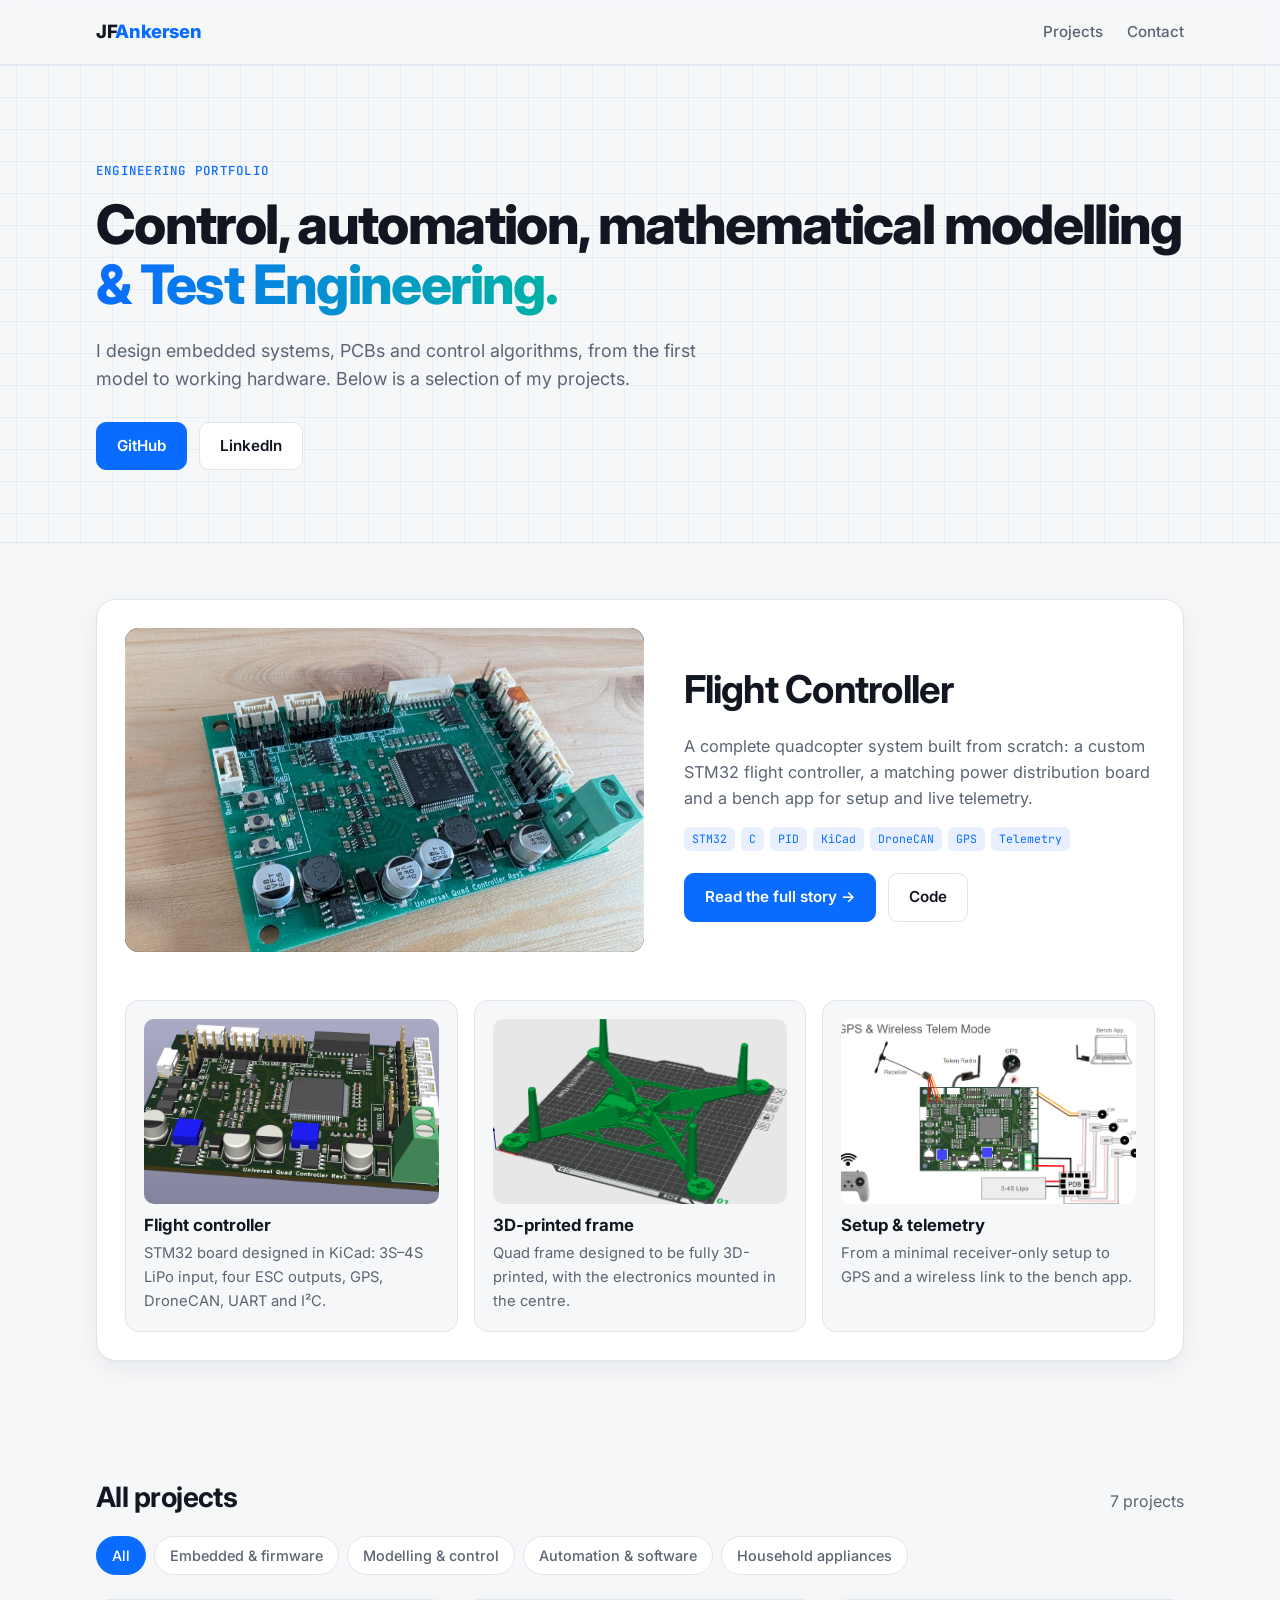
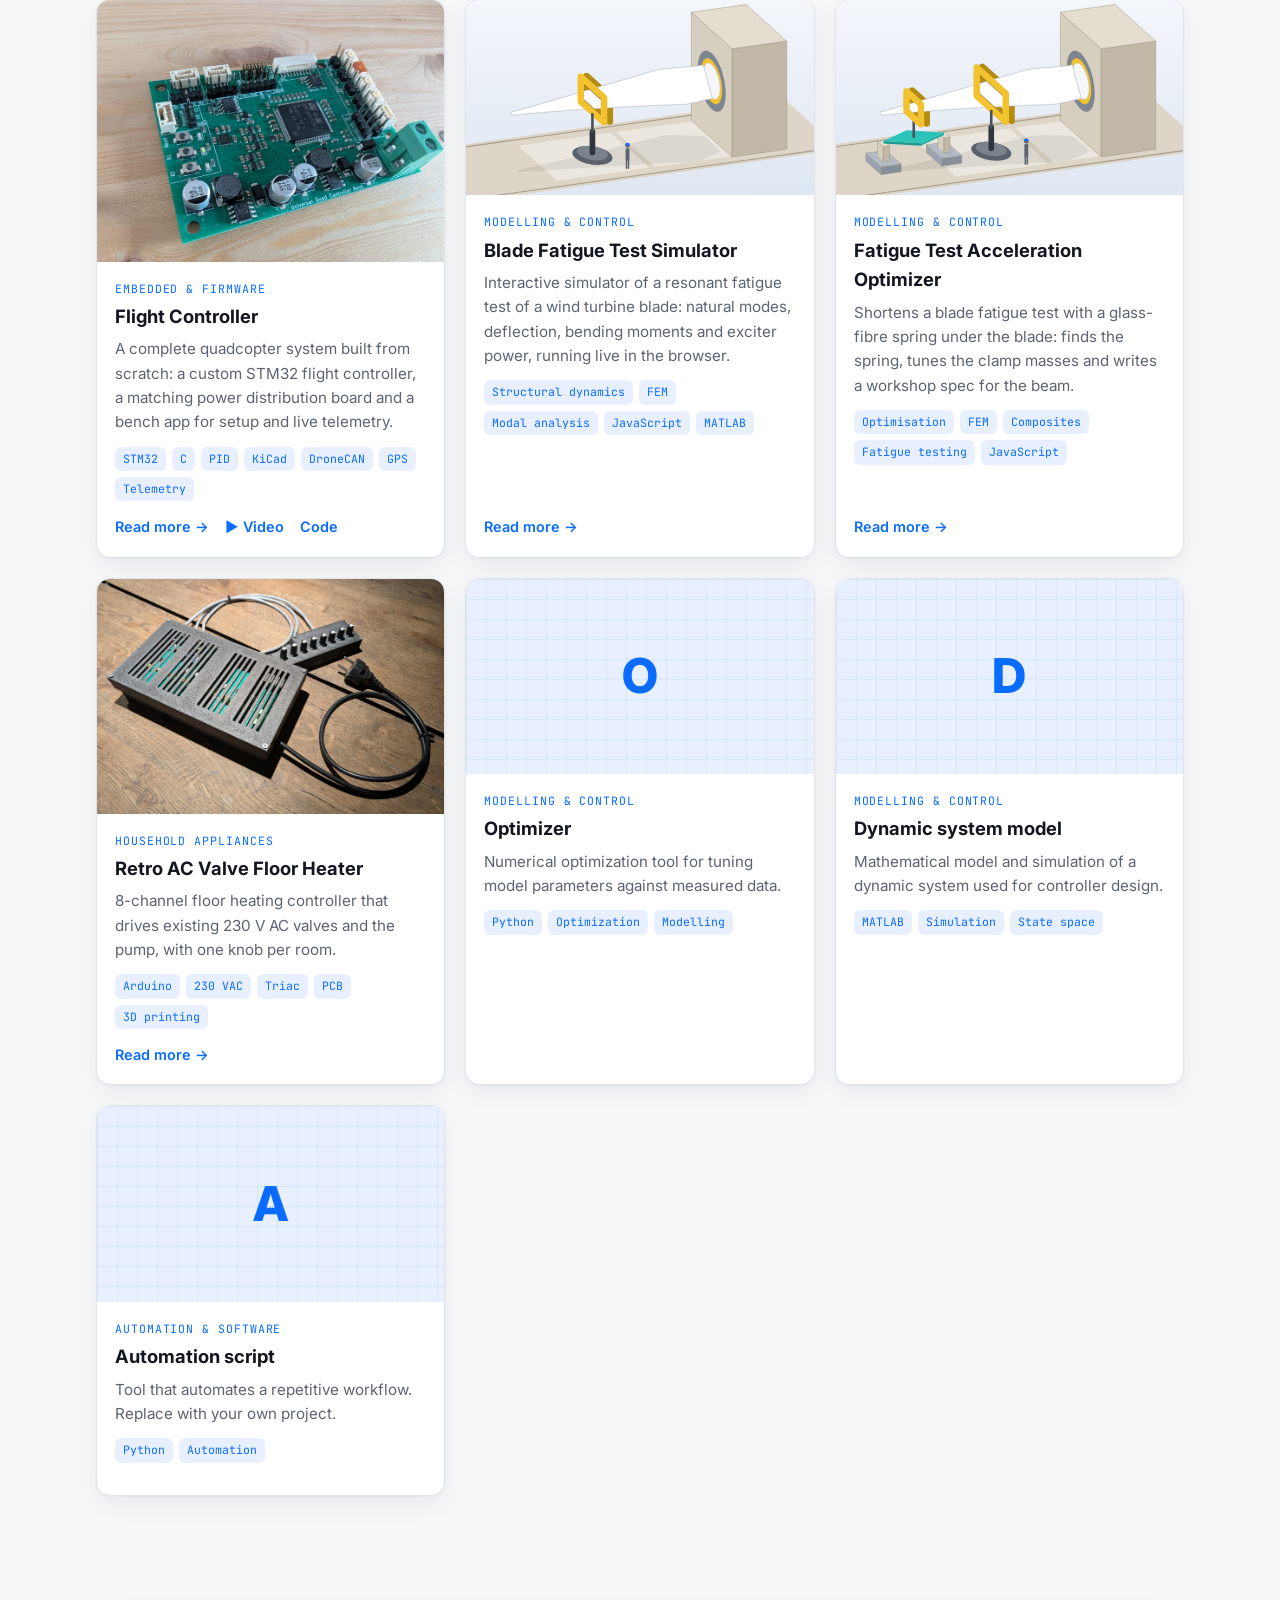
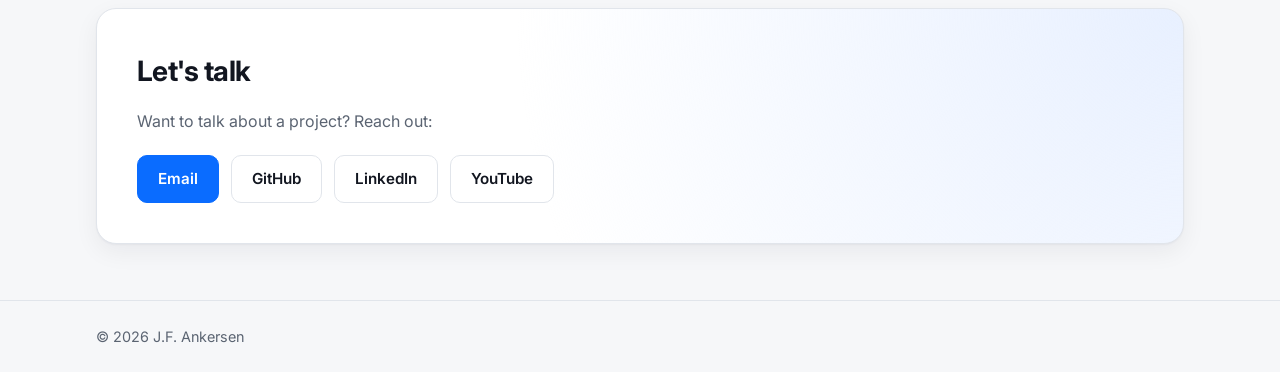
<file: index.html>
<!doctype html>
<html lang="en">
<head>
  <meta charset="utf-8">
  <meta name="viewport" content="width=device-width, initial-scale=1">
  <title>J.F. Ankersen | Engineering Portfolio</title>
  <meta name="description" content="Control, automation, mathematical modelling and test engineering.">
  <link rel="preconnect" href="https://fonts.googleapis.com">
  <link rel="preconnect" href="https://fonts.gstatic.com" crossorigin>
  <link href="https://fonts.googleapis.com/css2?family=Inter:wght@400;500;600;700;800&family=JetBrains+Mono:wght@500&display=swap" rel="stylesheet">
  <link rel="stylesheet" href="css/style.css">
</head>
<body>
  <header class="site-header">
    <div class="container nav">
      <a href="#top" class="logo">JF<span>Ankersen</span></a>
      <nav>
        <a href="#projects">Projects</a>
        <a href="#contact">Contact</a>
      </nav>
    </div>
  </header>

  <main id="top">
    <!-- Hero -->
    <section class="hero">
      <div class="container">
        <p class="eyebrow">Engineering portfolio</p>
        <h1>Control, automation, mathematical modelling<br><span class="accent">&amp; Test Engineering.</span></h1>
        <p class="lead">
          I design embedded systems, PCBs and control algorithms, from the first model
          to working hardware. Below is a selection of my projects.
        </p>
        <div class="hero-actions">
          <a href="https://github.com/JFAnkersen" class="btn btn-primary">GitHub</a>
          <a href="https://www.linkedin.com/in/jesper-ankersen-898b02195" class="btn">LinkedIn</a>
        </div>
      </div>
    </section>

    <!-- Featured project: built from the first project with featured: true in js/projects.js -->
    <section class="container section">
      <article class="featured" id="featured"></article>
    </section>

    <!-- Projects -->
    <section id="projects" class="container section">
      <div class="section-head">
        <h2>All projects</h2>
        <p class="muted"><span id="project-count"></span> projects</p>
      </div>

      <!-- Filter buttons are generated from the categories in js/projects.js -->
      <div class="filters" id="filters" role="toolbar" aria-label="Filter projects by category"></div>

      <div class="grid" id="project-grid"></div>
      <p class="empty" id="empty-state" hidden>No projects in this category yet.</p>
    </section>

    <!-- Contact -->
    <section id="contact" class="container section contact">
      <div class="contact-box">
        <h2>Let's talk</h2>
        <p>Want to talk about a project? Reach out:</p>
        <div class="hero-actions">
          <a href="mailto:you@example.com" class="btn btn-primary">Email</a>
          <a href="https://github.com/JFAnkersen" class="btn">GitHub</a>
          <a href="https://www.linkedin.com/in/jesper-ankersen-898b02195" class="btn">LinkedIn</a>
          <a href="https://www.youtube.com/" class="btn">YouTube</a>
        </div>
      </div>
    </section>
  </main>

  <footer class="site-footer">
    <div class="container">© <span id="year"></span> J.F. Ankersen</div>
  </footer>

  <script src="js/projects.js"></script>
  <script src="js/main.js"></script>
</body>
</html>
</file>
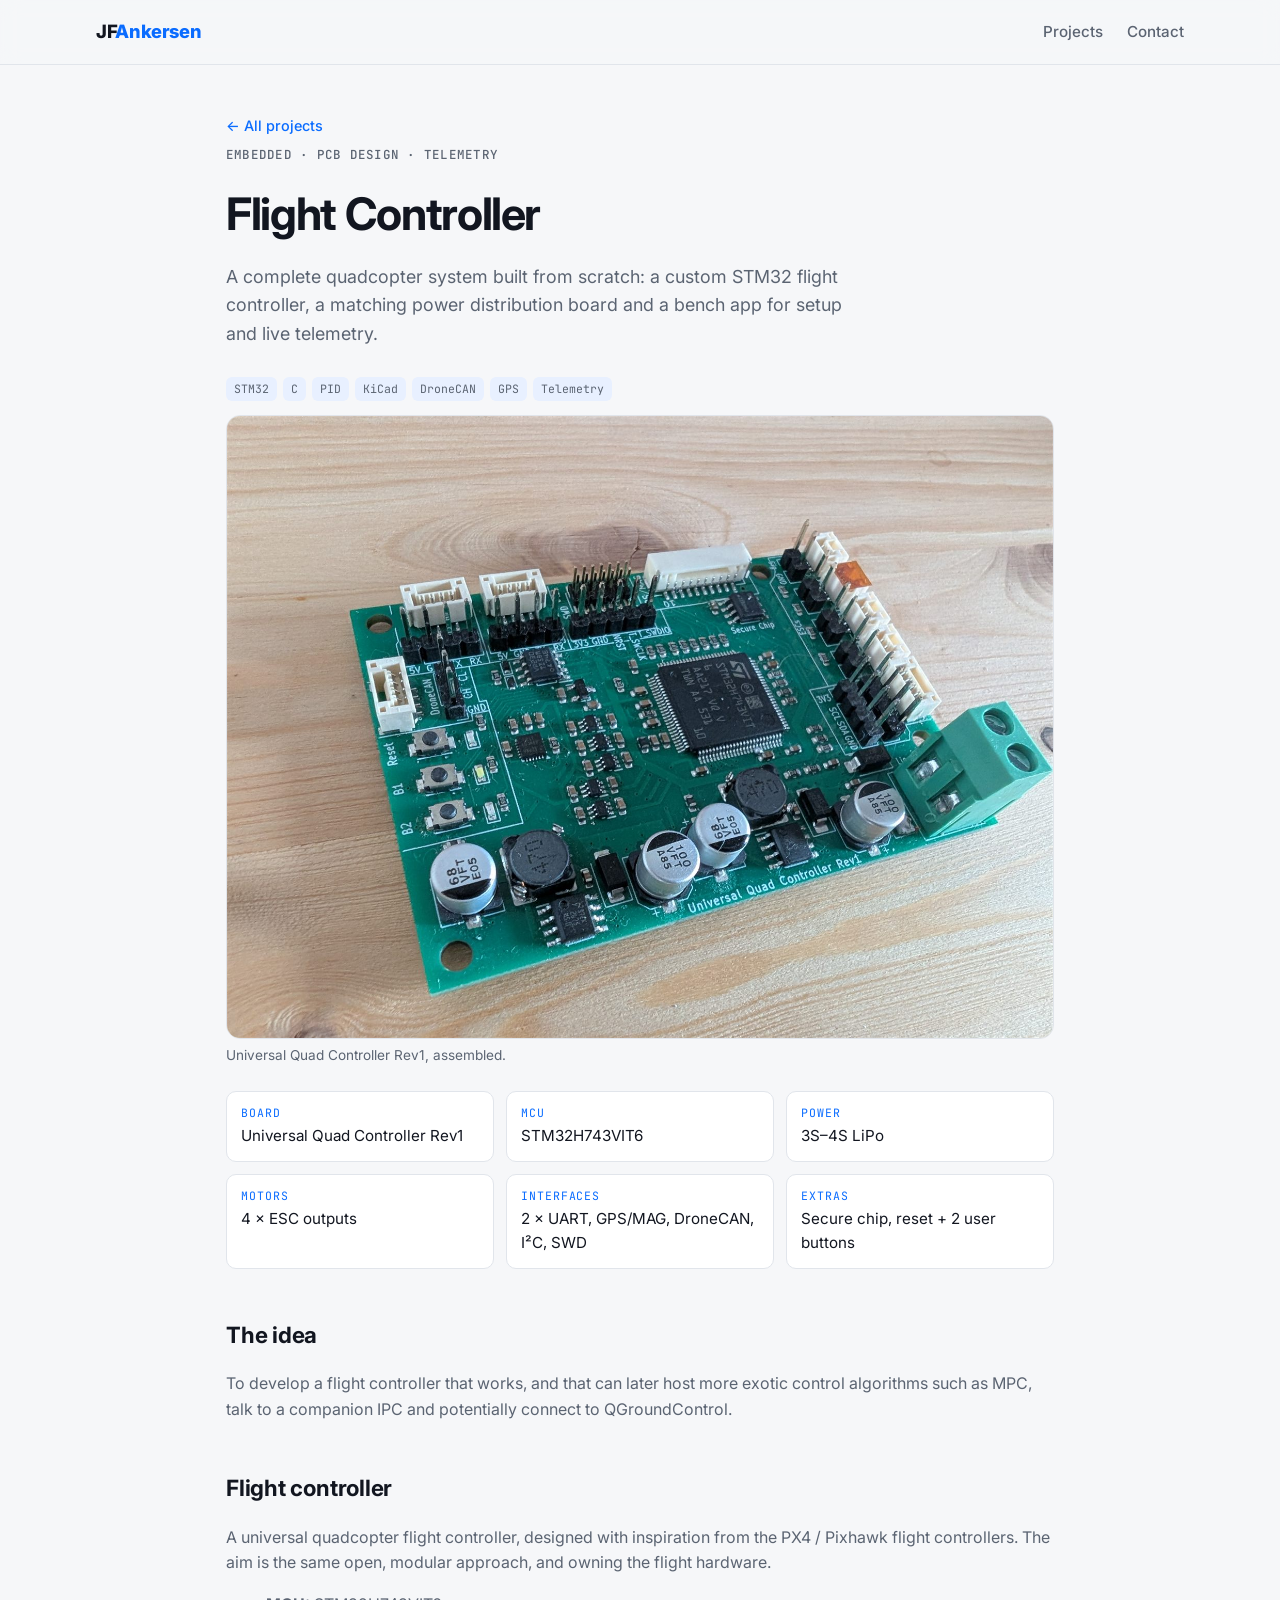
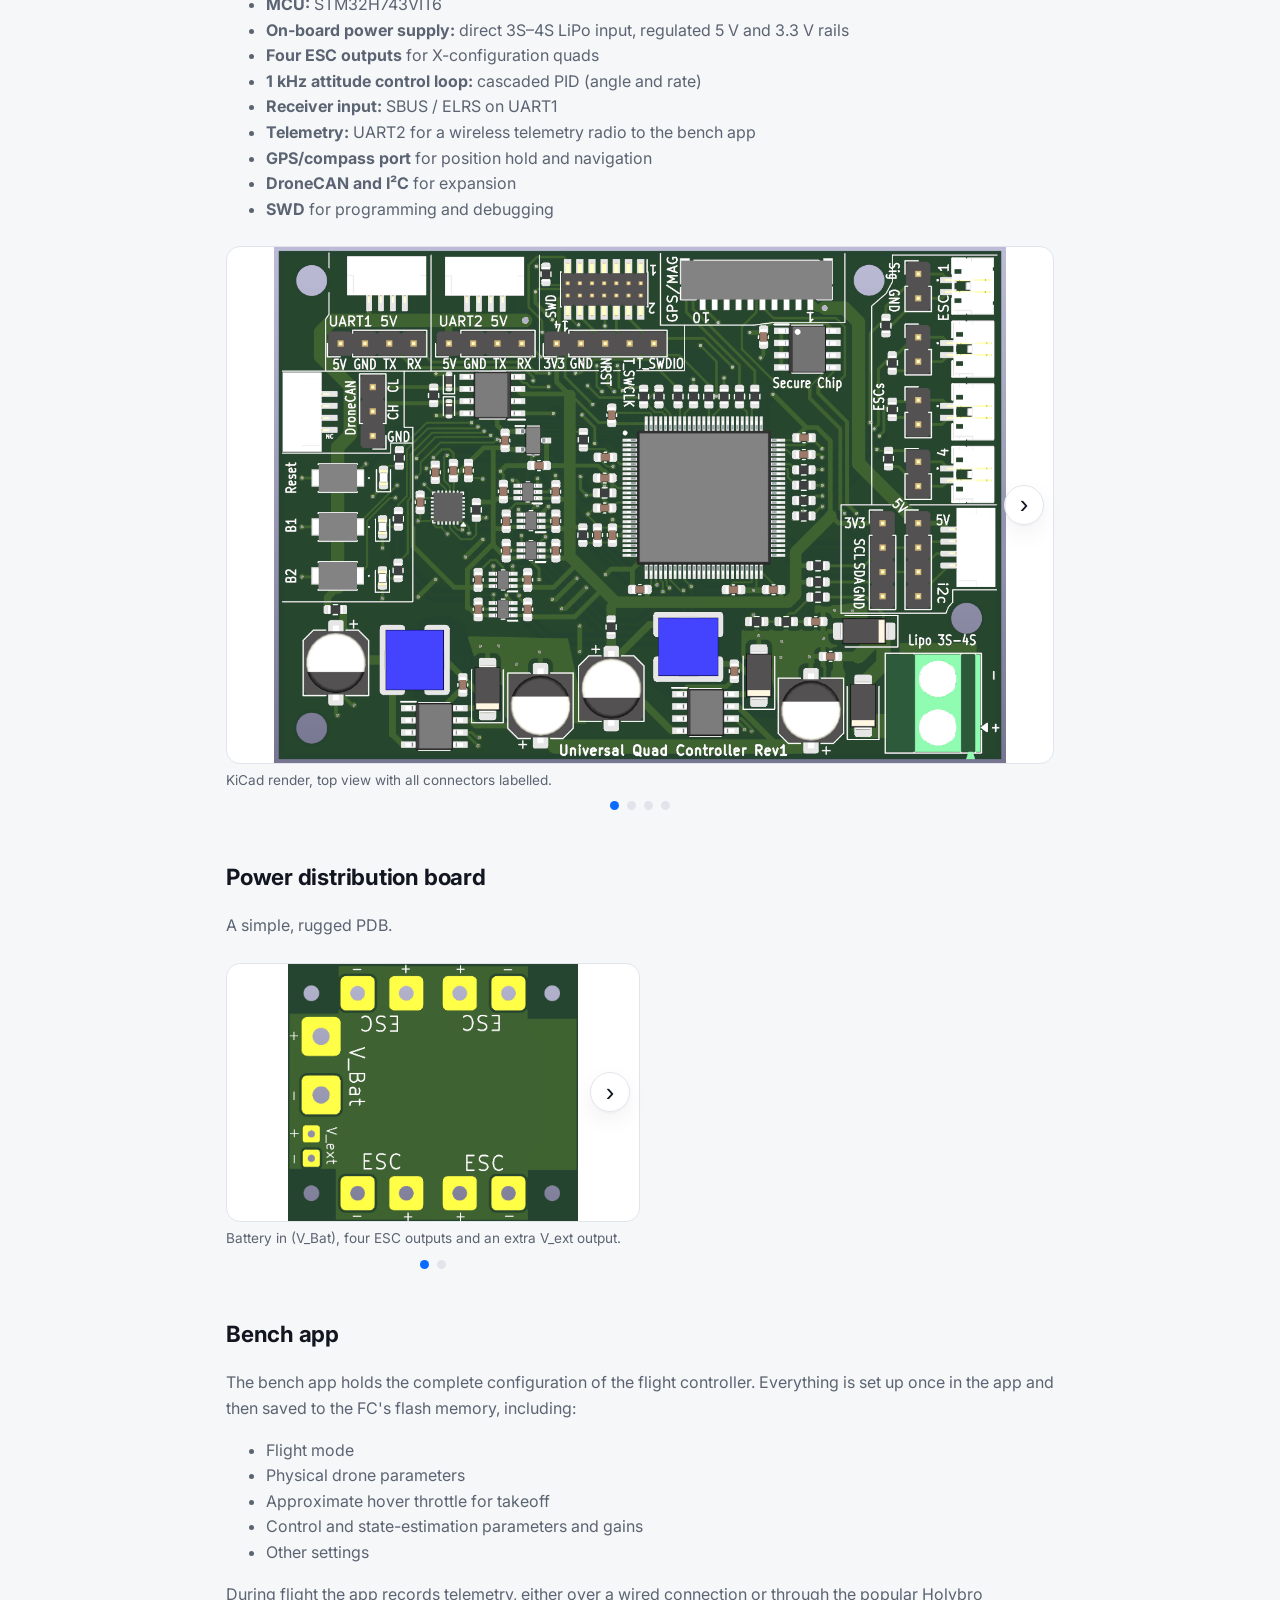
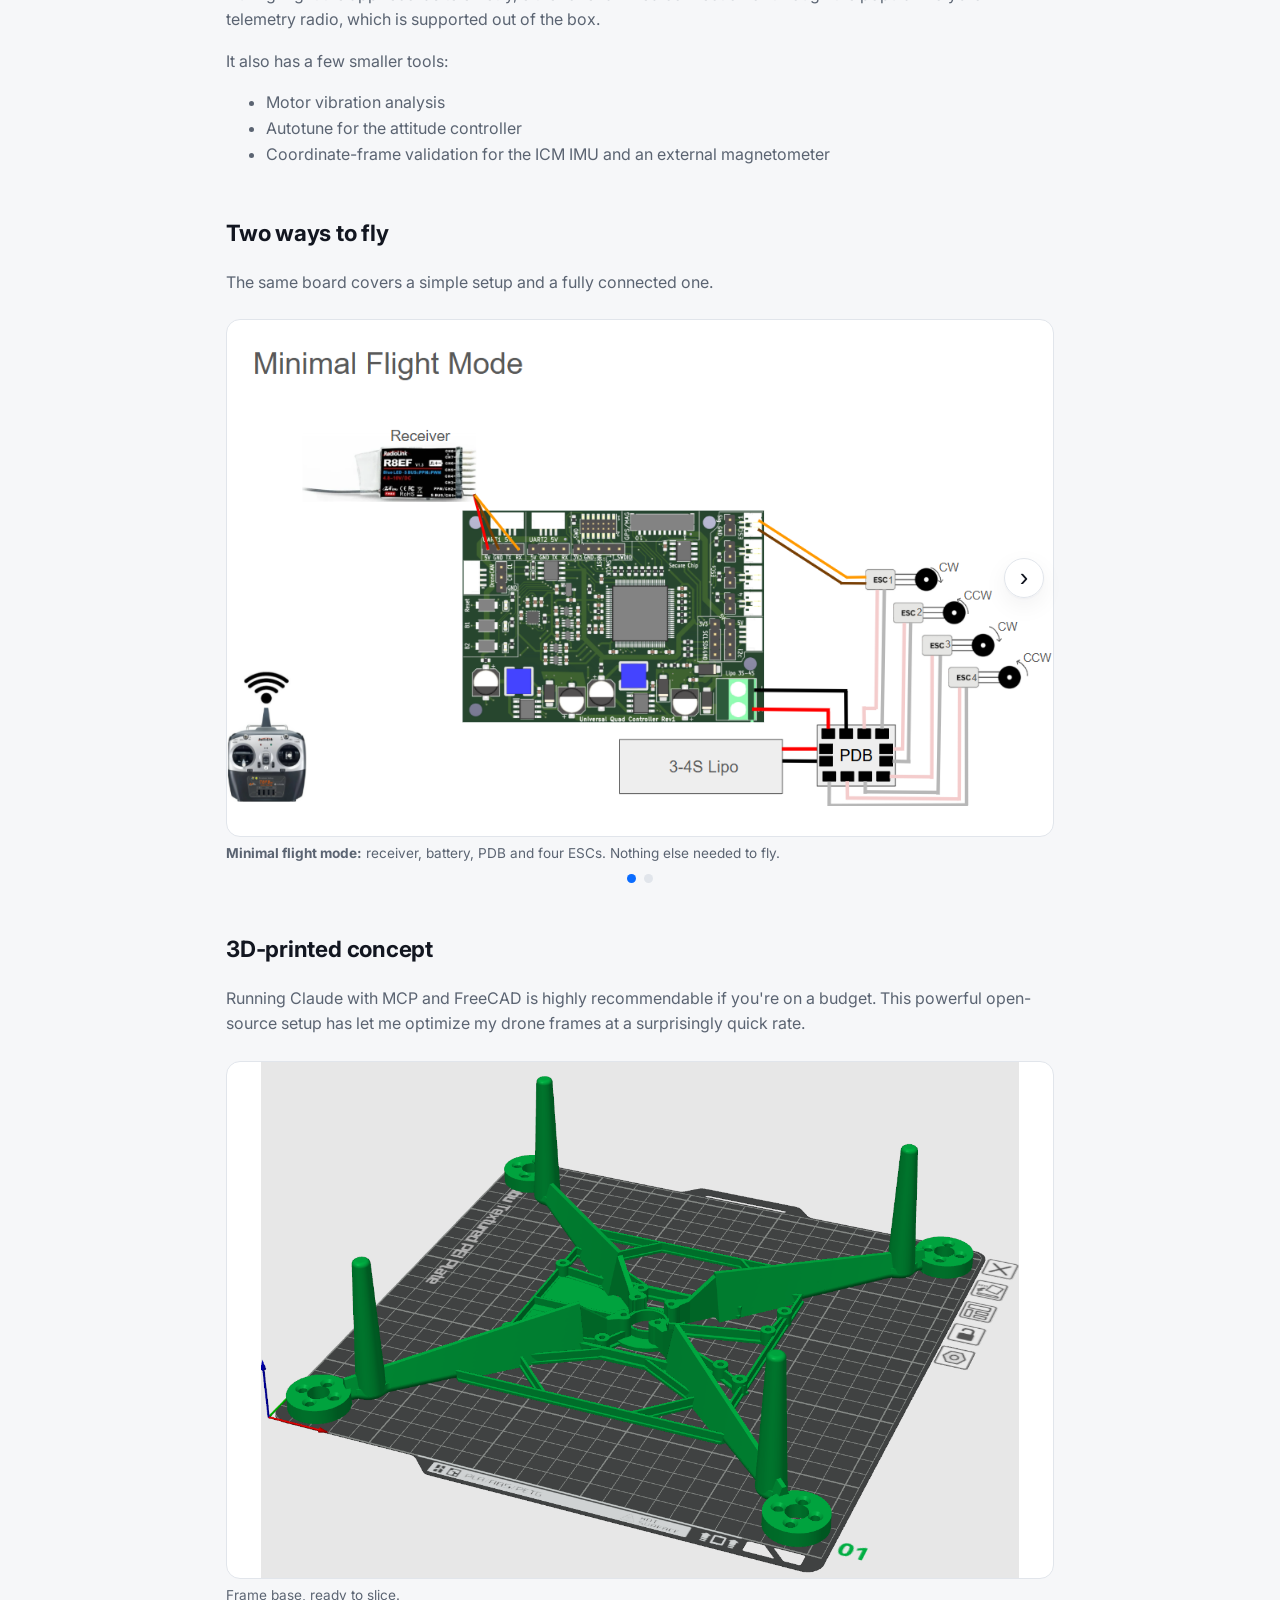
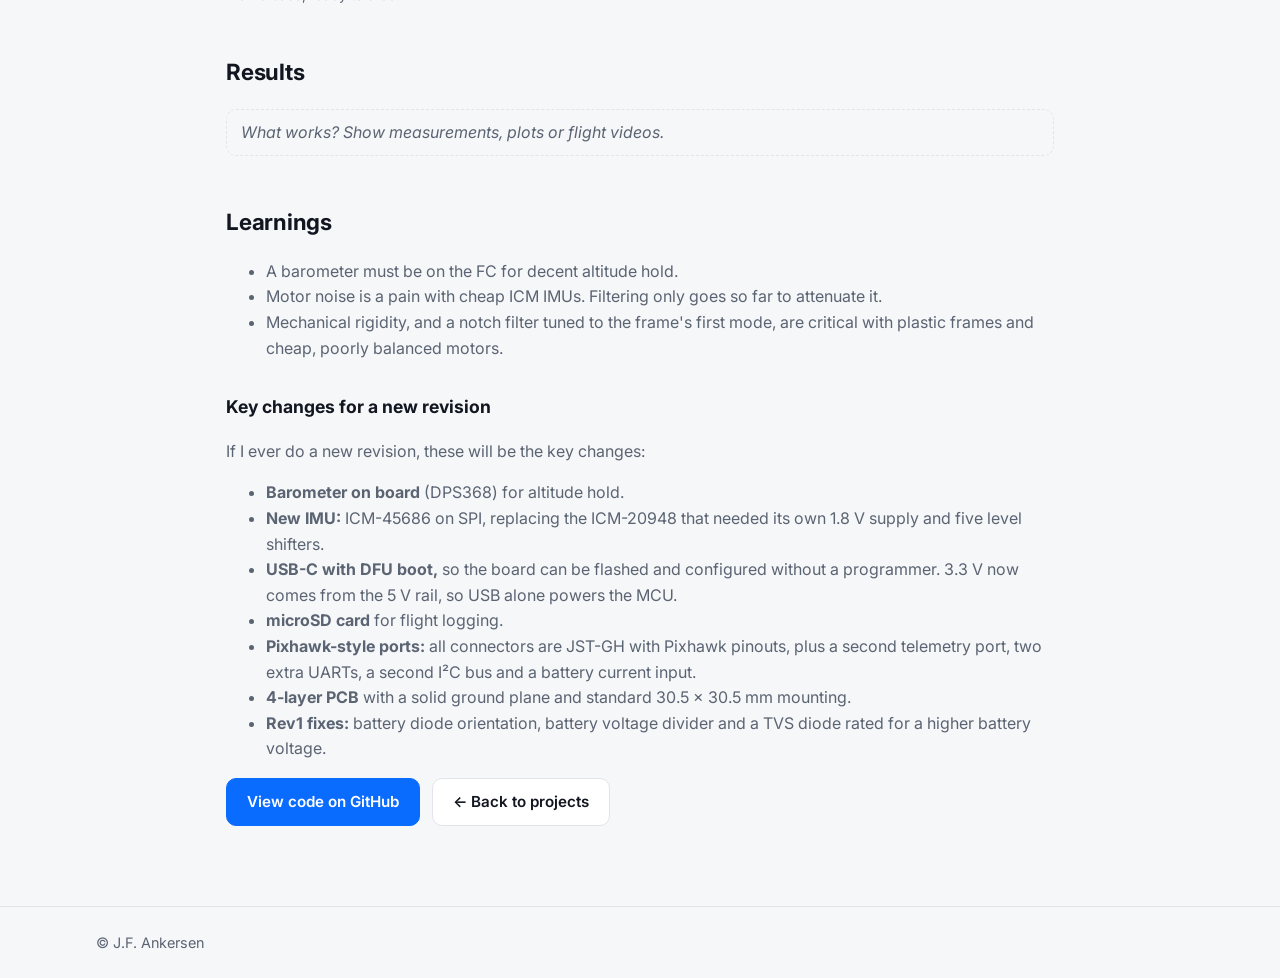
<file: projects/flight-controller.html>
<!doctype html>
<html lang="en">
<head>
  <meta charset="utf-8">
  <meta name="viewport" content="width=device-width, initial-scale=1">
  <title>Flight Controller | J.F. Ankersen</title>
  <link rel="preconnect" href="https://fonts.googleapis.com">
  <link rel="preconnect" href="https://fonts.gstatic.com" crossorigin>
  <link href="https://fonts.googleapis.com/css2?family=Inter:wght@400;500;600;700;800&family=JetBrains+Mono:wght@500&display=swap" rel="stylesheet">
  <link rel="stylesheet" href="../css/style.css">
</head>
<body>
  <!-- Template for a project page: copy this file, rename it and change the text -->
  <header class="site-header">
    <div class="container nav">
      <a href="../index.html" class="logo">JF<span>Ankersen</span></a>
      <nav>
        <a href="../index.html#projects">Projects</a>
        <a href="../index.html#contact">Contact</a>
      </nav>
    </div>
  </header>

  <main class="container project-page">
    <a href="../index.html#projects" class="back">← All projects</a>
    <p class="eyebrow">Embedded · PCB design · Telemetry</p>
    <h1>Flight Controller</h1>
    <p class="lead">
      A complete quadcopter system built from scratch: a custom STM32 flight controller,
      a matching power distribution board and a bench app for setup and live telemetry.
    </p>
    <ul class="tags">
      <li>STM32</li><li>C</li><li>PID</li><li>KiCad</li><li>DroneCAN</li><li>GPS</li><li>Telemetry</li>
    </ul>

    <figure class="hero-figure">
      <a href="../img/flight-controller/fc-photo.jpg">
        <img src="../img/flight-controller/fc-photo.jpg" alt="The assembled Universal Quad Controller Rev1 board">
      </a>
      <figcaption>Universal Quad Controller Rev1, assembled.</figcaption>
    </figure>

    <!-- Video: when there is one, add this block (replace VIDEO_ID with the 11 characters
         after "watch?v=" or "youtu.be/" in the link):
    <div class="video">
      <iframe src="https://www.youtube-nocookie.com/embed/VIDEO_ID"
              title="Flight controller demo" allowfullscreen
              allow="accelerometer; encrypted-media; gyroscope; picture-in-picture"></iframe>
    </div>
    -->

    <dl class="specs">
      <div><dt>Board</dt><dd>Universal Quad Controller Rev1</dd></div>
      <div><dt>MCU</dt><dd>STM32H743VIT6</dd></div>
      <div><dt>Power</dt><dd>3S–4S LiPo</dd></div>
      <div><dt>Motors</dt><dd>4 × ESC outputs</dd></div>
      <div><dt>Interfaces</dt><dd>2 × UART, GPS/MAG, DroneCAN, I²C, SWD</dd></div>
      <div><dt>Extras</dt><dd>Secure chip, reset + 2 user buttons</dd></div>
    </dl>

    <h2>The idea</h2>
    <p>
      To develop a flight controller that works, and that can later host more exotic control
      algorithms such as MPC, talk to a companion IPC and potentially connect to QGroundControl.
    </p>

    <!-- Slideshows: each <figure class="slide"> is one picture. To add a picture, copy a
         <figure class="slide"> block inside the same slideshow and change the file name,
         alt text and caption. Arrows and dots are added automatically by js/slideshow.js. -->

    <!-- 1. Flight controller -->
    <h2>Flight controller</h2>
    <p>
      A universal quadcopter flight controller, designed with inspiration from the PX4 / Pixhawk
      flight controllers. The aim is the same open, modular approach, and owning the flight hardware.
    </p>
    <ul>
      <li><strong>MCU:</strong> STM32H743VIT6</li>
      <li><strong>On-board power supply:</strong> direct 3S–4S LiPo input, regulated 5 V and 3.3 V rails</li>
      <li><strong>Four ESC outputs</strong> for X-configuration quads</li>
      <li><strong>1 kHz attitude control loop:</strong> cascaded PID (angle and rate)</li>
      <li><strong>Receiver input:</strong> SBUS / ELRS on UART1</li>
      <li><strong>Telemetry:</strong> UART2 for a wireless telemetry radio to the bench app</li>
      <li><strong>GPS/compass port</strong> for position hold and navigation</li>
      <li><strong>DroneCAN and I²C</strong> for expansion</li>
      <li><strong>SWD</strong> for programming and debugging</li>
    </ul>
    <div class="slideshow">
      <div class="slides">
        <figure class="slide">
          <a href="../img/flight-controller/fc-render-top.png"><img src="../img/flight-controller/fc-render-top.png" alt="KiCad render of the flight controller seen from above"></a>
          <figcaption>KiCad render, top view with all connectors labelled.</figcaption>
        </figure>
        <figure class="slide">
          <a href="../img/flight-controller/fc-render-3d.png"><img src="../img/flight-controller/fc-render-3d.png" alt="3D render of the flight controller"></a>
          <figcaption>3D render of the populated board.</figcaption>
        </figure>
        <figure class="slide">
          <a href="../img/flight-controller/fc-photo.jpg"><img src="../img/flight-controller/fc-photo.jpg" alt="The assembled flight controller"></a>
          <figcaption>The assembled board.</figcaption>
        </figure>
        <figure class="slide">
          <a href="../img/flight-controller/axis-definition.svg"><img src="../img/flight-controller/axis-definition.svg" alt="Top view of the quad: body axes x north, y west, z up, and motors M1 to M4 with their spin directions"></a>
          <figcaption>
            <strong>Motor, frame and axis definitions.</strong>
            When the body x axis points north, yaw is 0°. When it points east, yaw is −90°.
          </figcaption>
        </figure>
      </div>
    </div>

    <!-- 2. Power distribution board -->
    <h2>Power distribution board</h2>
    <p>A simple, rugged PDB.</p>
    <div class="slideshow small">
      <div class="slides">
        <figure class="slide">
          <a href="../img/flight-controller/pdb-render.png"><img src="../img/flight-controller/pdb-render.png" alt="Render of the power distribution board"></a>
          <figcaption>Battery in (V_Bat), four ESC outputs and an extra V_ext output.</figcaption>
        </figure>
        <figure class="slide">
          <a href="../img/flight-controller/pdb-photo.jpg"><img src="../img/flight-controller/pdb-photo.jpg" alt="Photo of the manufactured power distribution board"></a>
          <figcaption>The manufactured board.</figcaption>
        </figure>
      </div>
    </div>

    <!-- 3. Bench app: add screenshots as slides here when they are ready
    <div class="slideshow">
      <div class="slides">
        <figure class="slide">
          <a href="../img/flight-controller/app-1.png"><img src="../img/flight-controller/app-1.png" alt="Bench app screenshot"></a>
          <figcaption>Caption.</figcaption>
        </figure>
      </div>
    </div>
    -->
    <h2>Bench app</h2>
    <p>
      The bench app holds the complete configuration of the flight controller. Everything is set up
      once in the app and then saved to the FC's flash memory, including:
    </p>
    <ul>
      <li>Flight mode</li>
      <li>Physical drone parameters</li>
      <li>Approximate hover throttle for takeoff</li>
      <li>Control and state-estimation parameters and gains</li>
      <li>Other settings</li>
    </ul>
    <p>
      During flight the app records telemetry, either over a wired connection or through the
      popular Holybro telemetry radio, which is supported out of the box.
    </p>
    <p>It also has a few smaller tools:</p>
    <ul>
      <li>Motor vibration analysis</li>
      <li>Autotune for the attitude controller</li>
      <li>Coordinate-frame validation for the ICM IMU and an external magnetometer</li>
    </ul>

    <!-- 4. Wiring / setups -->
    <h2>Two ways to fly</h2>
    <p>
      The same board covers a simple setup and a fully connected one.
    </p>
    <div class="slideshow">
      <div class="slides">
        <figure class="slide">
          <a href="../img/flight-controller/wiring-minimal.png"><img src="../img/flight-controller/wiring-minimal.png" alt="Wiring diagram for minimal flight mode"></a>
          <figcaption><strong>Minimal flight mode:</strong> receiver, battery, PDB and four ESCs. Nothing else needed to fly.</figcaption>
        </figure>
        <figure class="slide">
          <a href="../img/flight-controller/wiring-gps-telemetry.png"><img src="../img/flight-controller/wiring-gps-telemetry.png" alt="Wiring diagram for GPS and wireless telemetry mode"></a>
          <figcaption><strong>GPS &amp; wireless telemetry mode:</strong> adds a GPS module and a telemetry radio that talks to the bench app on a laptop.</figcaption>
        </figure>
      </div>
    </div>

    <!-- 5. 3D-printed concept -->
    <h2>3D-printed concept</h2>
    <p>
      Running Claude with MCP and FreeCAD is highly recommendable if you're on a budget.
      This powerful open-source setup has let me optimize my drone frames at a surprisingly quick rate.
    </p>
    <div class="slideshow">
      <div class="slides">
        <figure class="slide">
          <a href="../img/flight-controller/frame-base.png"><img src="../img/flight-controller/frame-base.png" alt="The 3D-printable frame base on the slicer's build plate"></a>
          <figcaption>Frame base, ready to slice.</figcaption>
        </figure>
      </div>
    </div>

    <h2>Results</h2>
    <p class="todo">What works? Show measurements, plots or flight videos.</p>

    <h2>Learnings</h2>
    <ul>
      <li>A barometer must be on the FC for decent altitude hold.</li>
      <li>Motor noise is a pain with cheap ICM IMUs. Filtering only goes so far to attenuate it.</li>
      <li>Mechanical rigidity, and a notch filter tuned to the frame's first mode, are critical
        with plastic frames and cheap, poorly balanced motors.</li>
    </ul>

    <h3>Key changes for a new revision</h3>
    <p>If I ever do a new revision, these will be the key changes:</p>
    <ul>
      <li><strong>Barometer on board</strong> (DPS368) for altitude hold.</li>
      <li><strong>New IMU:</strong> ICM-45686 on SPI, replacing the ICM-20948 that needed its own
        1.8 V supply and five level shifters.</li>
      <li><strong>USB-C with DFU boot,</strong> so the board can be flashed and configured without a
        programmer. 3.3 V now comes from the 5 V rail, so USB alone powers the MCU.</li>
      <li><strong>microSD card</strong> for flight logging.</li>
      <li><strong>Pixhawk-style ports:</strong> all connectors are JST-GH with Pixhawk pinouts, plus a
        second telemetry port, two extra UARTs, a second I²C bus and a battery current input.</li>
      <li><strong>4-layer PCB</strong> with a solid ground plane and standard 30.5 × 30.5 mm mounting.</li>
      <li><strong>Rev1 fixes:</strong> battery diode orientation, battery voltage divider and a TVS
        diode rated for a higher battery voltage.</li>
    </ul>

    <p class="hero-actions">
      <a href="https://github.com/JFAnkersen" class="btn btn-primary">View code on GitHub</a>
      <a href="../index.html#projects" class="btn">← Back to projects</a>
    </p>
  </main>

  <footer class="site-footer">
    <div class="container">© J.F. Ankersen</div>
  </footer>

  <script src="../js/slideshow.js"></script>
</body>
</html>
</file>
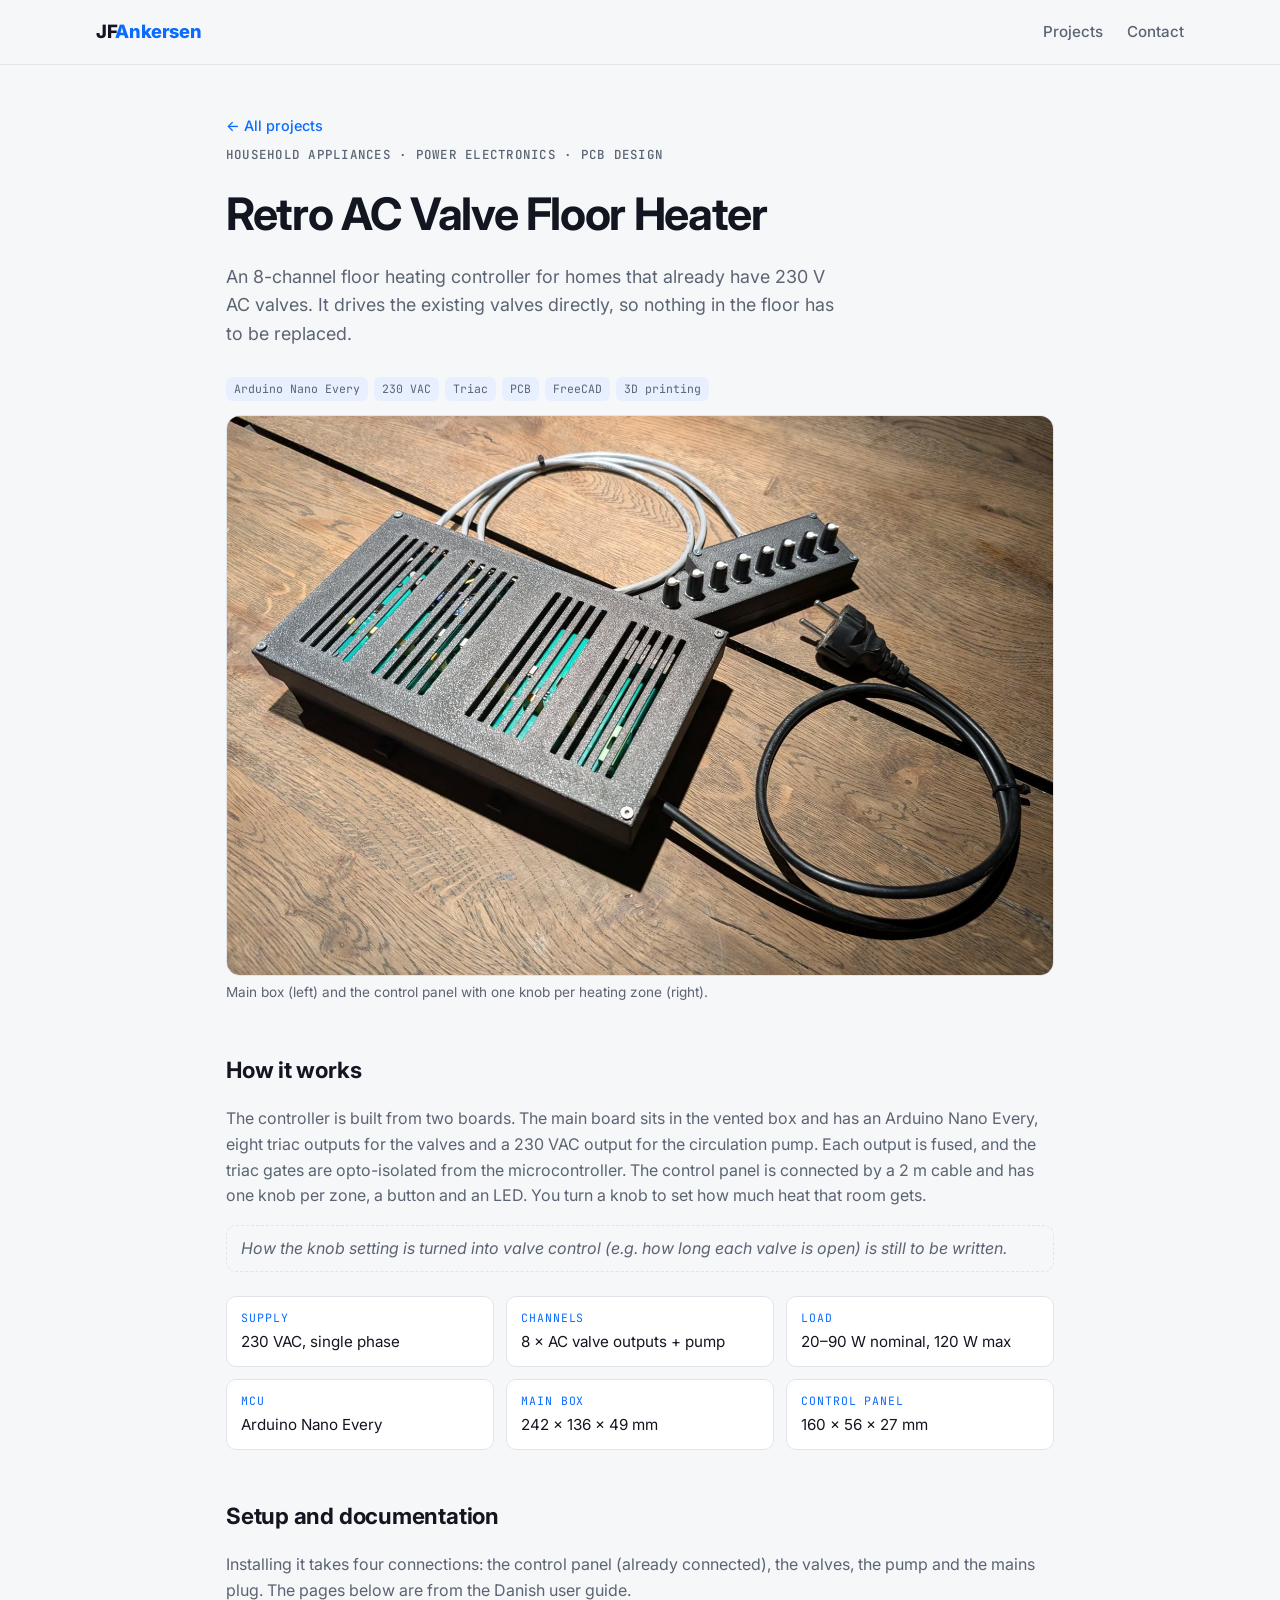
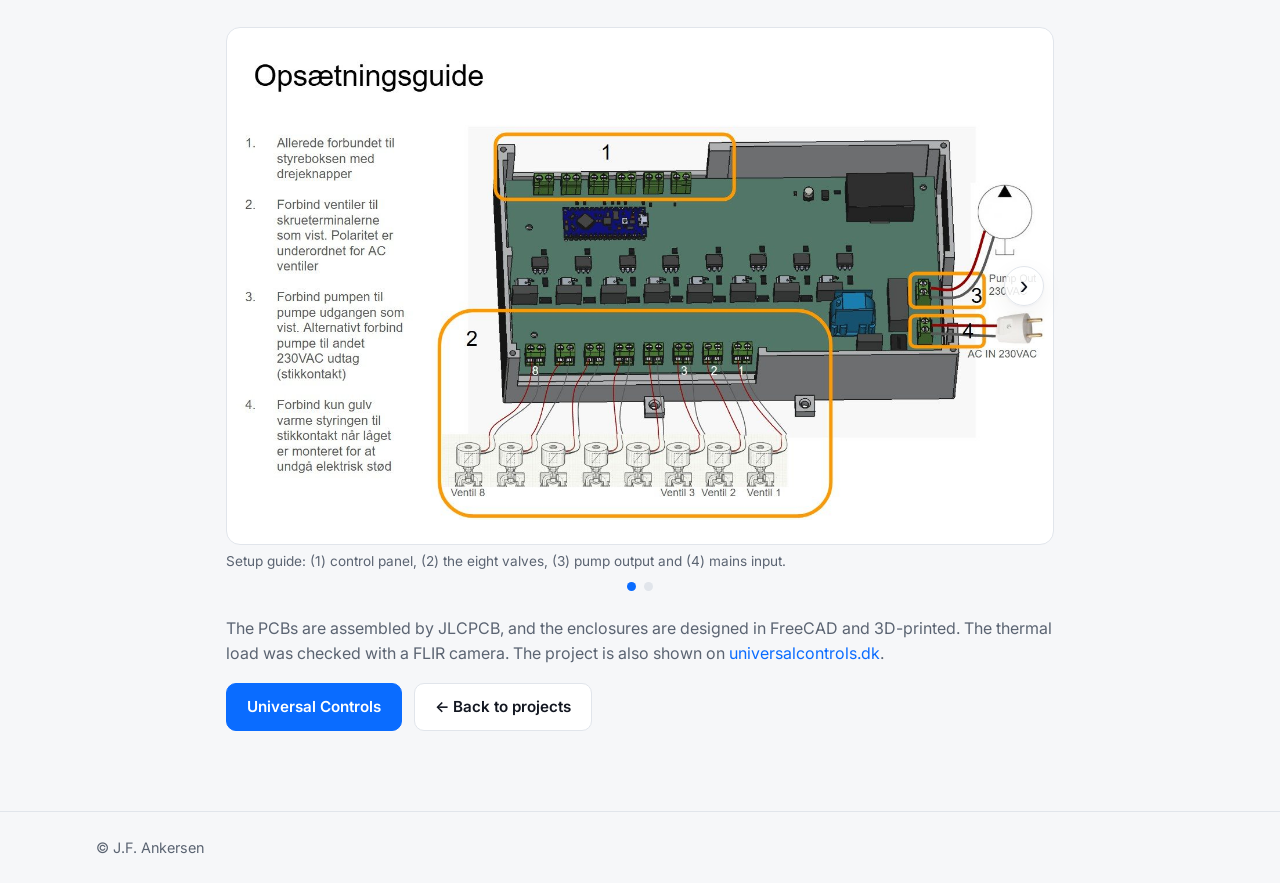
<file: projects/floor-heater.html>
<!doctype html>
<html lang="en">
<head>
  <meta charset="utf-8">
  <meta name="viewport" content="width=device-width, initial-scale=1">
  <title>Retro AC Valve Floor Heater | J.F. Ankersen</title>
  <link rel="preconnect" href="https://fonts.googleapis.com">
  <link rel="preconnect" href="https://fonts.gstatic.com" crossorigin>
  <link href="https://fonts.googleapis.com/css2?family=Inter:wght@400;500;600;700;800&family=JetBrains+Mono:wght@500&display=swap" rel="stylesheet">
  <link rel="stylesheet" href="../css/style.css">
</head>
<body>
  <header class="site-header">
    <div class="container nav">
      <a href="../index.html" class="logo">JF<span>Ankersen</span></a>
      <nav>
        <a href="../index.html#projects">Projects</a>
        <a href="../index.html#contact">Contact</a>
      </nav>
    </div>
  </header>

  <main class="container project-page">
    <a href="../index.html#projects" class="back">← All projects</a>
    <p class="eyebrow">Household appliances · Power electronics · PCB design</p>
    <h1>Retro AC Valve Floor Heater</h1>
    <p class="lead">
      An 8-channel floor heating controller for homes that already have 230 V AC valves.
      It drives the existing valves directly, so nothing in the floor has to be replaced.
    </p>
    <ul class="tags">
      <li>Arduino Nano Every</li><li>230 VAC</li><li>Triac</li><li>PCB</li><li>FreeCAD</li><li>3D printing</li>
    </ul>

    <figure class="hero-figure">
      <a href="../img/floor-heater/floor-heater.jpg">
        <img src="../img/floor-heater/floor-heater.jpg" alt="The floor heater controller: a black 3D-printed main box with ventilation slots and a green PCB inside, a mains plug, and a separate control panel with eight knobs on a grey cable">
      </a>
      <figcaption>Main box (left) and the control panel with one knob per heating zone (right).</figcaption>
    </figure>

    <h2>How it works</h2>
    <p>
      The controller is built from two boards. The main board sits in the vented box and has an Arduino Nano Every,
      eight triac outputs for the valves and a 230 VAC output for the circulation pump. Each output is fused, and the
      triac gates are opto-isolated from the microcontroller. The control panel is connected by a 2 m cable and has
      one knob per zone, a button and an LED. You turn a knob to set how much heat that room gets.
    </p>
    <p class="todo">How the knob setting is turned into valve control (e.g. how long each valve is open) is still to be written.</p>

    <dl class="specs">
      <div><dt>Supply</dt><dd>230 VAC, single phase</dd></div>
      <div><dt>Channels</dt><dd>8 × AC valve outputs + pump</dd></div>
      <div><dt>Load</dt><dd>20–90 W nominal, 120 W max</dd></div>
      <div><dt>MCU</dt><dd>Arduino Nano Every</dd></div>
      <div><dt>Main box</dt><dd>242 × 136 × 49 mm</dd></div>
      <div><dt>Control panel</dt><dd>160 × 56 × 27 mm</dd></div>
    </dl>

    <h2>Setup and documentation</h2>
    <p>
      Installing it takes four connections: the control panel (already connected), the valves, the pump and the mains plug.
      The pages below are from the Danish user guide.
    </p>
    <div class="slideshow">
      <div class="slides">
        <figure class="slide">
          <img src="../img/floor-heater/setup-guide.jpg" alt="Setup guide (in Danish): the main board with numbered connections for the control panel, eight valves, the pump output and the 230 VAC input">
          <figcaption>Setup guide: (1) control panel, (2) the eight valves, (3) pump output and (4) mains input.</figcaption>
        </figure>
        <figure class="slide">
          <img src="../img/floor-heater/specifications.jpg" alt="Specification table (in Danish): supply, number of channels, max and nominal load, and the dimensions of the two boards">
          <figcaption>Specifications from the user guide.</figcaption>
        </figure>
      </div>
    </div>

    <p>
      The PCBs are assembled by JLCPCB, and the enclosures are designed in FreeCAD and 3D-printed. The thermal load was
      checked with a FLIR camera. The project is also shown on <a href="https://universalcontrols.dk">universalcontrols.dk</a>.
    </p>

    <p class="hero-actions">
      <a href="https://universalcontrols.dk" class="btn btn-primary">Universal Controls</a>
      <a href="../index.html#projects" class="btn">← Back to projects</a>
    </p>
  </main>

  <footer class="site-footer">
    <div class="container">© J.F. Ankersen</div>
  </footer>

  <script src="../js/slideshow.js"></script>
</body>
</html>
</file>
<file: css/style.css>
/* ---------- Colors (light + dark) ---------- */
:root {
  --bg: #f6f7f9;
  --surface: #ffffff;
  --text: #121620;
  --muted: #5b6472;
  --border: #e1e5eb;
  --accent: #0a6cff;
  --accent-2: #00b3a4;
  --accent-soft: #e8f0ff;
  --grid-line: rgba(10, 108, 255, 0.07);
  --shadow: 0 1px 2px rgba(16, 24, 40, 0.04), 0 8px 24px rgba(16, 24, 40, 0.06);
  --radius: 14px;
  --max: 1120px;
  --font: "Inter", system-ui, -apple-system, "Segoe UI", Roboto, sans-serif;
  --mono: "JetBrains Mono", ui-monospace, Consolas, monospace;
}

@media (prefers-color-scheme: dark) {
  :root {
    --bg: #0b0f16;
    --surface: #131a24;
    --text: #e8edf4;
    --muted: #8f99a6;
    --border: #232c39;
    --accent: #4d9bff;
    --accent-2: #2dd4bf;
    --accent-soft: #14233a;
    --grid-line: rgba(77, 155, 255, 0.08);
    --shadow: 0 1px 2px rgba(0, 0, 0, 0.3), 0 8px 24px rgba(0, 0, 0, 0.35);
  }
}

/* ---------- Base ---------- */
* { box-sizing: border-box; }

html { scroll-behavior: smooth; }

body {
  margin: 0;
  background: var(--bg);
  color: var(--text);
  font-family: var(--font);
  line-height: 1.6;
  -webkit-font-smoothing: antialiased;
}

a { color: var(--accent); text-decoration: none; }
a:hover { text-decoration: underline; }

img { max-width: 100%; display: block; }

.container {
  max-width: var(--max);
  margin: 0 auto;
  padding: 0 16px;
}

.muted { color: var(--muted); }
.accent {
  background: linear-gradient(90deg, var(--accent), var(--accent-2));
  -webkit-background-clip: text;
  background-clip: text;
  color: transparent;
}

/* ---------- Header ---------- */
.site-header {
  position: sticky;
  top: 0;
  z-index: 10;
  background: color-mix(in srgb, var(--bg) 80%, transparent);
  backdrop-filter: blur(10px);
  border-bottom: 1px solid var(--border);
}

.nav {
  display: flex;
  align-items: center;
  justify-content: space-between;
  height: 64px;
}

.logo { font-weight: 800; color: var(--text); font-size: 1.15rem; letter-spacing: -0.02em; }
.logo span { color: var(--accent); }
.logo:hover { text-decoration: none; }

.nav nav { display: flex; gap: 24px; }
.nav nav a { color: var(--muted); font-size: 0.95rem; font-weight: 500; }
.nav nav a:hover { color: var(--text); text-decoration: none; }

/* ---------- Hero ---------- */
.hero {
  padding: 96px 0 72px;
  border-bottom: 1px solid var(--border);
  /* Blueprint grid behind the hero */
  background-image:
    linear-gradient(var(--grid-line) 1px, transparent 1px),
    linear-gradient(90deg, var(--grid-line) 1px, transparent 1px);
  background-size: 32px 32px;
  background-position: center top;
}

.eyebrow {
  font-family: var(--mono);
  color: var(--accent);
  font-weight: 500;
  text-transform: uppercase;
  letter-spacing: 0.1em;
  font-size: 0.78rem;
  margin: 0 0 14px;
}

.hero h1 {
  font-size: clamp(2rem, 5vw, 3.4rem);
  line-height: 1.1;
  letter-spacing: -0.03em;
  font-weight: 800;
  margin: 0 0 22px;
}

.lead { color: var(--muted); font-size: 1.12rem; max-width: 620px; margin: 0 0 28px; }

.hero-actions { display: flex; flex-wrap: wrap; gap: 12px; }

.btn {
  display: inline-block;
  padding: 11px 20px;
  border: 1px solid var(--border);
  border-radius: 10px;
  background: var(--surface);
  color: var(--text);
  font-weight: 600;
  font-size: 0.95rem;
  transition: border-color 0.15s, transform 0.15s;
}
.btn:hover { border-color: var(--accent); text-decoration: none; transform: translateY(-1px); }

.btn-primary { background: var(--accent); border-color: var(--accent); color: #fff; }
.btn-primary:hover { filter: brightness(1.08); }

/* ---------- Sections ---------- */
.section { padding-top: 56px; padding-bottom: 56px; }
.section h2 { font-size: 1.75rem; letter-spacing: -0.02em; margin: 0 0 16px; }

.section-head {
  display: flex;
  align-items: baseline;
  justify-content: space-between;
  gap: 12px;
}

/* ---------- Featured project ---------- */
.featured {
  display: grid;
  grid-template-columns: 1.1fr 1fr;
  gap: 40px;
  align-items: center;
  padding: 28px;
  background: var(--surface);
  border: 1px solid var(--border);
  border-radius: 20px;
  box-shadow: var(--shadow);
}

.featured-media {
  border-radius: var(--radius);
  overflow: hidden;
  aspect-ratio: 16 / 10;
  background: var(--accent-soft);
}
.featured-media img { width: 100%; height: 100%; object-fit: cover; }
.featured-media .video { margin: 0; height: 100%; aspect-ratio: auto; border-radius: 0; }

/* Silent looping video: scaled up a little so it fills the frame and YouTube's edges are cropped */
.video-loop { position: relative; height: 100%; overflow: hidden; background: #000; }
.video-loop iframe {
  position: absolute;
  top: 50%;
  left: 50%;
  width: 100%;
  aspect-ratio: 16 / 9;
  border: 0;
  transform: translate(-50%, -50%) scale(1.25);
  pointer-events: none;
}
.video-loop img {
  position: absolute;
  inset: 0;
  transition: opacity 0.6s;
}
.video-loop.playing img { opacity: 0; }

.blueprint {
  height: 100%;
  display: flex;
  align-items: center;
  justify-content: center;
  gap: 18px;
  font-size: 2.6rem;
  background-color: var(--accent-soft);
  background-image:
    linear-gradient(var(--grid-line) 1px, transparent 1px),
    linear-gradient(90deg, var(--grid-line) 1px, transparent 1px);
  background-size: 20px 20px;
}
.blueprint span {
  width: 84px;
  height: 84px;
  display: grid;
  place-items: center;
  background: var(--surface);
  border: 1px solid var(--border);
  border-radius: 18px;
  box-shadow: var(--shadow);
}

.featured-body h2 { font-size: clamp(1.8rem, 3.5vw, 2.4rem); margin: 0 0 12px; }
.featured-body .lead { font-size: 1.02rem; margin-bottom: 16px; }
.featured-body .tags { margin-bottom: 22px; }

.parts {
  grid-column: 1 / -1;
  display: grid;
  grid-template-columns: repeat(3, 1fr);
  gap: 16px;
  padding-top: 8px;
}
.part {
  padding: 18px;
  border: 1px solid var(--border);
  border-radius: var(--radius);
  background: var(--bg);
}
.part-icon { font-size: 1.5rem; }
.part-img {
  width: 100%;
  aspect-ratio: 16 / 10;
  object-fit: cover;
  border-radius: 10px;
  margin-bottom: 8px;
  background: var(--surface);
}
.part h3 { margin: 6px 0 4px; font-size: 1.05rem; }
.part p { margin: 0; color: var(--muted); font-size: 0.92rem; }

/* ---------- Filters ---------- */
.filters {
  display: flex;
  flex-wrap: wrap;
  gap: 8px;
  margin-bottom: 24px;
}

.filters button {
  font: inherit;
  font-size: 0.9rem;
  font-weight: 500;
  padding: 7px 15px;
  border-radius: 999px;
  border: 1px solid var(--border);
  background: var(--surface);
  color: var(--muted);
  cursor: pointer;
}
.filters button:hover { color: var(--text); border-color: var(--accent); }
.filters button[aria-pressed="true"] {
  background: var(--accent);
  border-color: var(--accent);
  color: #fff;
}

/* ---------- Project cards ---------- */
.grid {
  display: grid;
  grid-template-columns: repeat(auto-fill, minmax(280px, 1fr));
  gap: 20px;
}

.card {
  display: flex;
  flex-direction: column;
  background: var(--surface);
  border: 1px solid var(--border);
  border-radius: var(--radius);
  overflow: hidden;
  box-shadow: var(--shadow);
  transition: transform 0.15s, border-color 0.15s;
}
.card:hover { transform: translateY(-4px); border-color: var(--accent); }

.card-media { aspect-ratio: 16 / 9; background: var(--accent-soft); }
.card-media img { width: 100%; height: 100%; object-fit: cover; }

.placeholder {
  height: 100%;
  display: grid;
  place-items: center;
  font-size: 3rem;
  font-weight: 800;
  color: var(--accent);
  background-image:
    linear-gradient(var(--grid-line) 1px, transparent 1px),
    linear-gradient(90deg, var(--grid-line) 1px, transparent 1px);
  background-size: 20px 20px;
}

.card-body { padding: 18px; display: flex; flex-direction: column; flex: 1; }
.card-body h3 { margin: 0 0 6px; font-size: 1.15rem; }
.card-body p { margin: 0 0 12px; color: var(--muted); font-size: 0.95rem; }

.card-body .card-cat {
  font-family: var(--mono);
  font-size: 0.72rem;
  text-transform: uppercase;
  letter-spacing: 0.08em;
  color: var(--accent);
  margin-bottom: 4px;
}

.tags {
  list-style: none;
  padding: 0;
  margin: 0 0 14px;
  display: flex;
  flex-wrap: wrap;
  gap: 6px;
}
.tags li {
  font-family: var(--mono);
  font-size: 0.72rem;
  padding: 3px 8px;
  border-radius: 6px;
  background: var(--accent-soft);
  color: var(--accent);
}

.card-links { margin-top: auto; display: flex; gap: 16px; font-size: 0.9rem; font-weight: 600; }

.empty { color: var(--muted); }

/* ---------- Contact ---------- */
.contact-box {
  padding: 40px;
  border-radius: 20px;
  border: 1px solid var(--border);
  background:
    radial-gradient(circle at top right, var(--accent-soft), transparent 60%),
    var(--surface);
  box-shadow: var(--shadow);
}
.contact-box p { color: var(--muted); margin: 0 0 20px; }

/* ---------- Video embed ---------- */
.video {
  aspect-ratio: 16 / 9;
  margin: 24px 0;
  border-radius: var(--radius);
  overflow: hidden;
  background: #000;
}
.video iframe { width: 100%; height: 100%; border: 0; }

/* ---------- Project page ---------- */
.project-page { padding-top: 48px; padding-bottom: 64px; max-width: 860px; }
.project-page h1 { font-size: clamp(2rem, 4.5vw, 2.8rem); letter-spacing: -0.03em; margin: 8px 0 12px; }
.project-page h2 { margin-top: 48px; font-size: 1.4rem; letter-spacing: -0.01em; }
.project-page h3 { margin-top: 32px; font-size: 1.1rem; }
.project-page p, .project-page li { color: var(--muted); }
.project-page figure { margin: 24px 0; }
.project-page figcaption { font-size: 0.85rem; color: var(--muted); margin-top: 6px; }
.project-page figure img {
  width: 100%;
  border-radius: var(--radius);
  border: 1px solid var(--border);
  background: #fff;
}
.project-page .hero-figure { margin-top: 8px; }
/* Slideshow: one picture at a time, arrows + dots added by js/slideshow.js */
.slideshow { position: relative; margin: 24px 0; container-type: inline-size; }
/* Half-size slideshow for small parts (e.g. the PDB) */
.slideshow.small { max-width: 50%; }
.slides {
  display: flex;
  overflow-x: auto;
  scroll-snap-type: x mandatory;
  scrollbar-width: none;
}
.slides::-webkit-scrollbar { display: none; }
.project-page .slide { flex: 0 0 100%; margin: 0; scroll-snap-align: start; }
.project-page .slide img {
  aspect-ratio: 16 / 10;
  object-fit: contain;
  background: var(--surface);
}
.slide-arrow {
  position: absolute;
  /* vertically centred on the picture (16:10), not on picture + caption */
  top: calc(31.25cqw - 20px);
  width: 40px;
  height: 40px;
  border-radius: 50%;
  border: 1px solid var(--border);
  background: color-mix(in srgb, var(--surface) 85%, transparent);
  color: var(--text);
  font-size: 1.6rem;
  line-height: 1;
  cursor: pointer;
  box-shadow: var(--shadow);
}
.slide-arrow.prev { left: 10px; }
.slide-arrow.next { right: 10px; }
.slide-arrow:hover { border-color: var(--accent); }
.slide-arrow:disabled { opacity: 0; pointer-events: none; }
.slide-dots { display: flex; justify-content: center; gap: 8px; margin-top: 10px; }
.slide-dots button {
  width: 9px;
  height: 9px;
  padding: 0;
  border: 0;
  border-radius: 50%;
  background: var(--border);
  cursor: pointer;
}
.slide-dots button[aria-current="true"] { background: var(--accent); }

.specs {
  display: grid;
  grid-template-columns: repeat(3, 1fr);
  gap: 12px;
  margin: 24px 0 0;
}
.specs div {
  padding: 12px 14px;
  border: 1px solid var(--border);
  border-radius: 10px;
  background: var(--surface);
}
.specs dt {
  font-family: var(--mono);
  font-size: 0.72rem;
  text-transform: uppercase;
  letter-spacing: 0.08em;
  color: var(--accent);
}
.specs dd { margin: 2px 0 0; font-size: 0.95rem; }

/* Text still to be written: shown with a dashed frame so it's easy to spot */
.project-page .todo {
  border: 1px dashed var(--border);
  border-radius: 10px;
  padding: 10px 14px;
  font-style: italic;
}

.project-page .parts { grid-column: auto; margin: 24px 0; }
.project-page .part h3 { color: var(--text); }
.back { display: inline-block; margin-bottom: 8px; font-size: 0.9rem; font-weight: 500; }

/* ---------- Footer ---------- */
.site-footer {
  border-top: 1px solid var(--border);
  padding: 24px 0;
  color: var(--muted);
  font-size: 0.9rem;
}

/* ---------- Mobile ---------- */
@media (max-width: 860px) {
  .featured { grid-template-columns: 1fr; gap: 24px; padding: 18px; }
  .parts { grid-template-columns: 1fr; }
  .specs { grid-template-columns: 1fr 1fr; }
}

@media (max-width: 560px) {
  .slideshow.small { max-width: 75%; }
  .specs { grid-template-columns: 1fr; }
}

@media (max-width: 700px) {
  .nav nav { gap: 14px; }
  .hero { padding: 56px 0 44px; }
  .contact-box { padding: 24px; }
}
</file>
